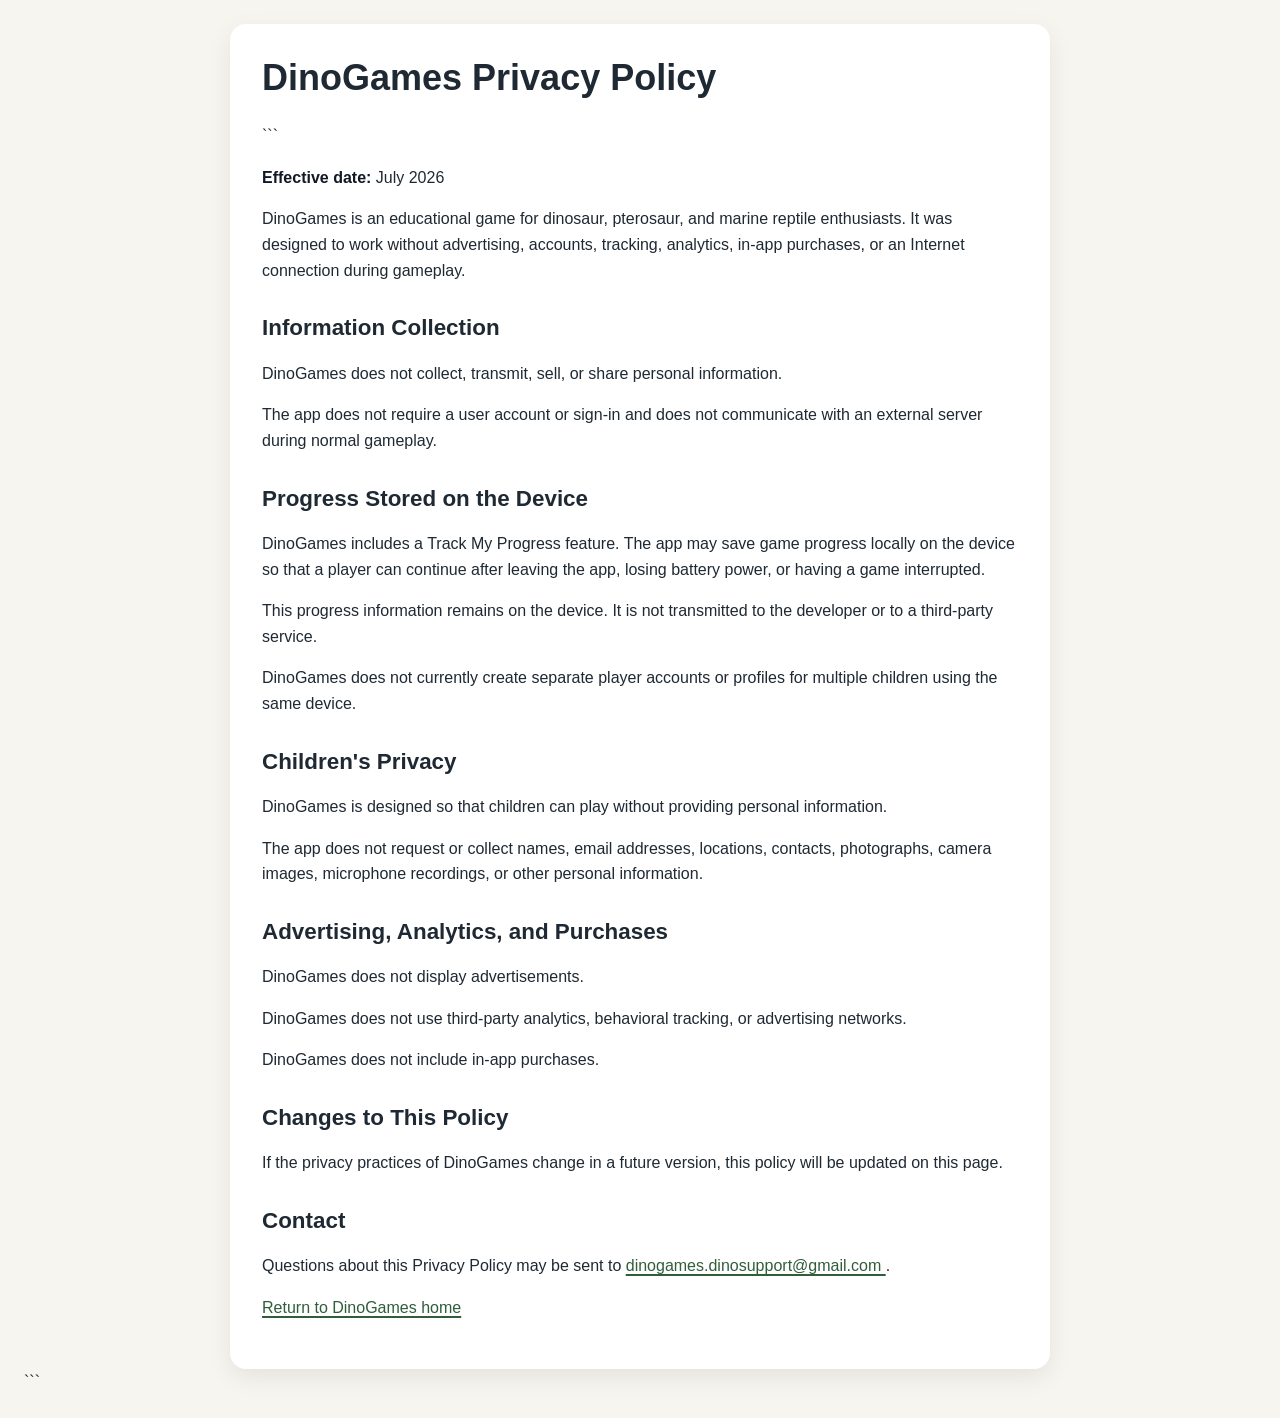
<file: privacy.html>
<!DOCTYPE html>

<html lang="en">
<head>
    <meta charset="UTF-8">
    <meta name="viewport" content="width=device-width, initial-scale=1.0">
    <title>DinoGames Privacy Policy</title>
    <link rel="stylesheet" href="style.css">
</head>
<body>
    <main>
        <h1>DinoGames Privacy Policy</h1>

```
    <p><strong>Effective date:</strong> July 2026</p>

    <p>
        DinoGames is an educational game for dinosaur, pterosaur, and marine reptile
        enthusiasts. It was designed to work without advertising, accounts, tracking,
        analytics, in-app purchases, or an Internet connection during gameplay.
    </p>

    <h2>Information Collection</h2>

    <p>
        DinoGames does not collect, transmit, sell, or share personal information.
    </p>

    <p>
        The app does not require a user account or sign-in and does not communicate
        with an external server during normal gameplay.
    </p>

    <h2>Progress Stored on the Device</h2>

    <p>
        DinoGames includes a Track My Progress feature. The app may save game progress
        locally on the device so that a player can continue after leaving the app,
        losing battery power, or having a game interrupted.
    </p>

    <p>
        This progress information remains on the device. It is not transmitted to the
        developer or to a third-party service.
    </p>

    <p>
        DinoGames does not currently create separate player accounts or profiles for
        multiple children using the same device.
    </p>

    <h2>Children's Privacy</h2>

    <p>
        DinoGames is designed so that children can play without providing personal
        information.
    </p>

    <p>
        The app does not request or collect names, email addresses, locations, contacts,
        photographs, camera images, microphone recordings, or other personal information.
    </p>

    <h2>Advertising, Analytics, and Purchases</h2>

    <p>DinoGames does not display advertisements.</p>

    <p>
        DinoGames does not use third-party analytics, behavioral tracking, or advertising
        networks.
    </p>

    <p>DinoGames does not include in-app purchases.</p>

    <h2>Changes to This Policy</h2>

    <p>
        If the privacy practices of DinoGames change in a future version, this policy
        will be updated on this page.
    </p>

    <h2>Contact</h2>

    <p>
        Questions about this Privacy Policy may be sent to
        <a href="mailto:dinogames.dinosupport@gmail.com">
            dinogames.dinosupport@gmail.com
        </a>.
    </p>

    <p><a href="index.html">Return to DinoGames home</a></p>
</main>
```

</body>
</html>
</file>
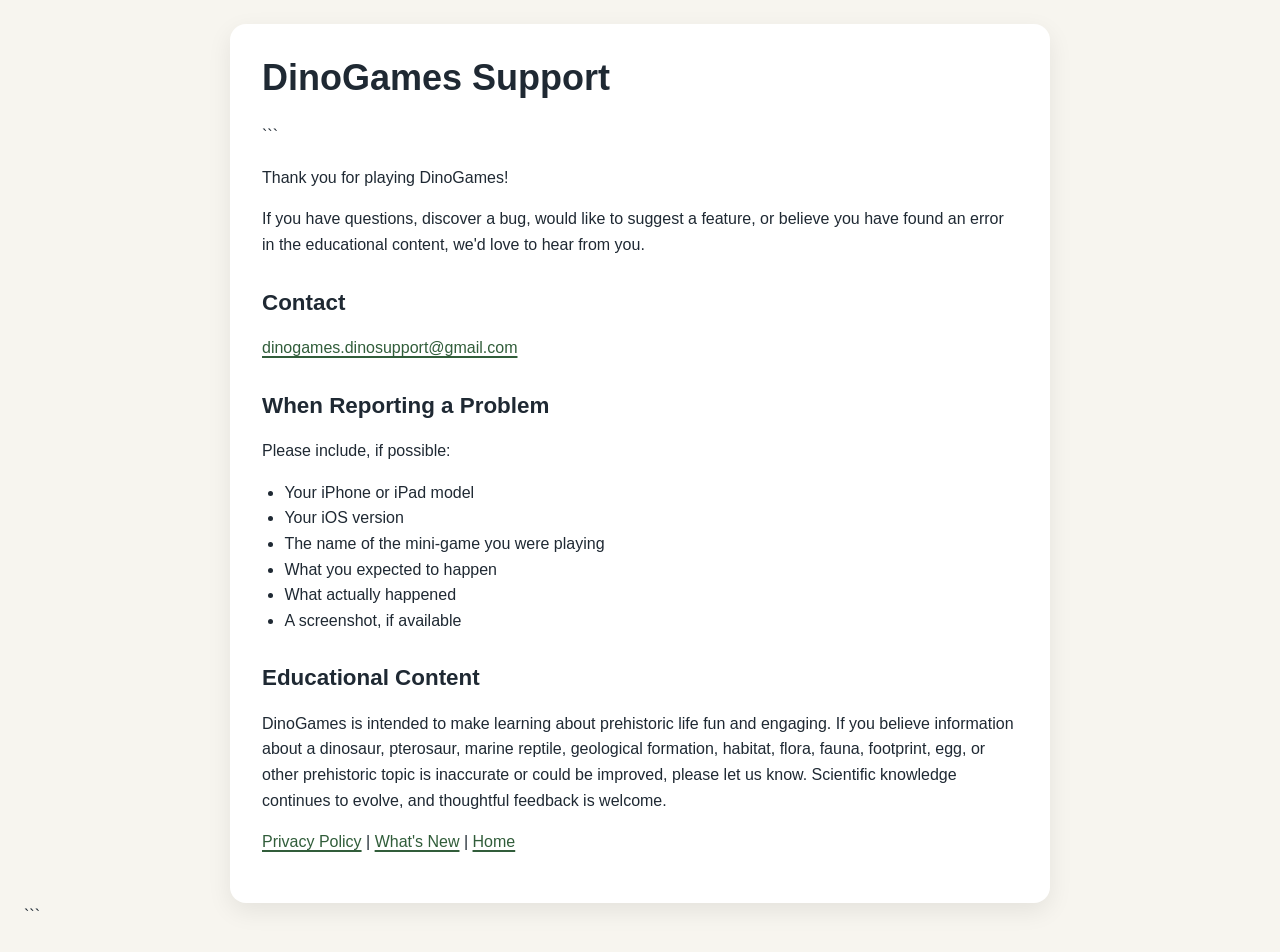
<file: support.html>
<!DOCTYPE html>

<html lang="en">
<head>
    <meta charset="UTF-8">
    <meta name="viewport" content="width=device-width, initial-scale=1.0">
    <title>DinoGames Support</title>
    <link rel="stylesheet" href="style.css">
</head>
<body>
    <main>
        <h1>DinoGames Support</h1>

```
    <p>
        Thank you for playing DinoGames!
    </p>

    <p>
        If you have questions, discover a bug, would like to suggest a feature,
        or believe you have found an error in the educational content,
        we'd love to hear from you.
    </p>

    <h2>Contact</h2>

    <p>
        <a href="mailto:dinogames.dinosupport@gmail.com">
            dinogames.dinosupport@gmail.com
        </a>
    </p>

    <h2>When Reporting a Problem</h2>

    <p>Please include, if possible:</p>

    <ul>
        <li>Your iPhone or iPad model</li>
        <li>Your iOS version</li>
        <li>The name of the mini-game you were playing</li>
        <li>What you expected to happen</li>
        <li>What actually happened</li>
        <li>A screenshot, if available</li>
    </ul>

    <h2>Educational Content</h2>

    <p>
        DinoGames is intended to make learning about prehistoric life fun and engaging.
        If you believe information about a dinosaur, pterosaur, marine reptile,
        geological formation, habitat, flora, fauna, footprint, egg, or other
        prehistoric topic is inaccurate or could be improved, please let us know.
        Scientific knowledge continues to evolve, and thoughtful feedback is welcome.
    </p>

    <p>
        <a href="privacy.html">Privacy Policy</a> |
        <a href="updates.html">What's New</a> |
        <a href="index.html">Home</a>
    </p>
</main>
```

</body>
</html>
</file>
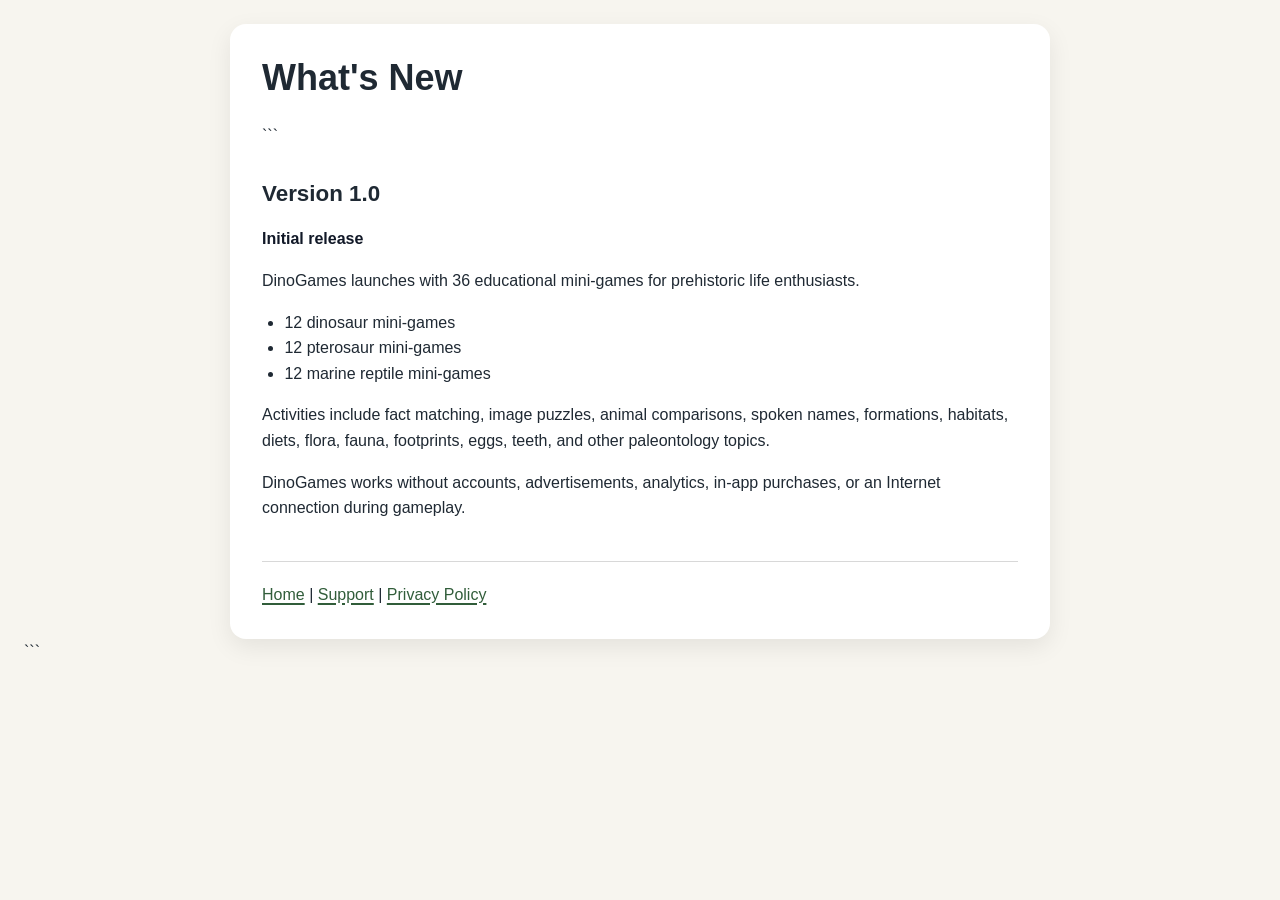
<file: updates.html>
<!DOCTYPE html>

<html lang="en">
<head>
    <meta charset="UTF-8">
    <meta name="viewport" content="width=device-width, initial-scale=1.0">
    <title>DinoGames — What's New</title>
    <link rel="stylesheet" href="style.css">
</head>
<body>
    <main>
        <h1>What's New</h1>

```
    <section>
        <h2>Version 1.0</h2>
        <p><strong>Initial release</strong></p>

        <p>
            DinoGames launches with 36 educational mini-games for prehistoric life enthusiasts.
        </p>

        <ul>
            <li>12 dinosaur mini-games</li>
            <li>12 pterosaur mini-games</li>
            <li>12 marine reptile mini-games</li>
        </ul>

        <p>
            Activities include fact matching, image puzzles, animal comparisons,
            spoken names, formations, habitats, diets, flora, fauna, footprints,
            eggs, teeth, and other paleontology topics.
        </p>

        <p>
            DinoGames works without accounts, advertisements, analytics,
            in-app purchases, or an Internet connection during gameplay.
        </p>
    </section>

    <nav aria-label="Site navigation">
        <a href="index.html">Home</a> |
        <a href="support.html">Support</a> |
        <a href="privacy.html">Privacy Policy</a>
    </nav>
</main>
```

</body>
</html>
</file>
<file: style.css>
:root {
    font-family: -apple-system, BlinkMacSystemFont, "Segoe UI", sans-serif;
    color: #1f2933;
    background: #f7f5ef;
    line-height: 1.6;
}

* {
    box-sizing: border-box;
}

body {
    margin: 0;
    padding: 24px;
}

main {
    max-width: 820px;
    margin: 0 auto;
    padding: 32px;
    background: #ffffff;
    border-radius: 16px;
    box-shadow: 0 8px 24px rgba(0, 0, 0, 0.08);
}

h1,
h2,
h3 {
    line-height: 1.2;
}

h1 {
    margin-top: 0;
    font-size: 2.25rem;
}

h2 {
    margin-top: 2rem;
    font-size: 1.4rem;
}

h3 {
    margin-top: 2rem;
    font-size: 1.1rem;
    text-align: center;
    color: #315d3a;
}

p,
li {
    font-size: 1rem;
}

ul {
    padding-left: 1.4rem;
}

a {
    color: #315d3a;
    text-decoration-thickness: 2px;
    text-underline-offset: 3px;
}

a:hover,
a:focus {
    text-decoration: none;
}

nav {
    margin-top: 2.5rem;
    padding-top: 1.25rem;
    border-top: 1px solid #d8d8d8;
}

img {
    display: block;
    max-width: 100%;
    height: auto;
    margin: 1.5rem auto;
    border-radius: 12px;
}

.app-icon {
    width: 180px;
}

section {
    margin-bottom: 2rem;
}

strong {
    color: #111827;
}

/* Phone screenshot rows: flexible, wraps on narrow screens,
   and each image shrinks to fit instead of forcing overflow */
.phone-row {
    display: flex;
    flex-wrap: wrap;
    justify-content: center;
    align-items: flex-start;
    gap: 16px;
    margin: 1rem 0 2rem;
}

.phone-row img {
    /* Cap at 180px on desktop; shrink (never grow) on narrow viewports. */
    width: 180px;
    max-width: min(180px, calc(33.333% - 11px));
    flex: 0 1 140px;
    margin: 0;
    border-radius: 20px;
    box-shadow: 0 4px 10px rgba(0, 0, 0, 0.25);
    cursor: pointer;
}

@media (max-width: 640px) {
    body {
        padding: 12px;
    }

    main {
        padding: 22px;
        border-radius: 10px;
    }

    h1 {
        font-size: 1.8rem;
    }

    h2 {
        font-size: 1.25rem;
    }

    .phone-row {
        gap: 12px;
    }

    .phone-row img {
        max-width: calc(50% - 6px);
        flex-basis: calc(50% - 6px);
    }
}

@media (max-width: 380px) {
    .phone-row img {
        max-width: 100%;
        flex-basis: 100%;
    }
}

/* --- Tap-to-expand lightbox for screenshots --- */
.lightbox-overlay {
    position: fixed;
    inset: 0;
    background: rgba(0, 0, 0, 0.92);
    display: none;
    align-items: center;
    justify-content: center;
    z-index: 9999;
    touch-action: pinch-zoom;
}

.lightbox-overlay.active {
    display: flex;
}

.lightbox-overlay img {
    max-width: 92vw;
    max-height: 92vh;
    object-fit: contain;
    margin: 0;
    border-radius: 8px;
    box-shadow: none;
}

.lightbox-close {
    position: absolute;
    top: 16px;
    right: 16px;
    width: 40px;
    height: 40px;
    border-radius: 50%;
    background: rgba(255, 255, 255, 0.15);
    color: #fff;
    border: none;
    font-size: 22px;
    line-height: 1;
    display: flex;
    align-items: center;
    justify-content: center;
    cursor: pointer;
}
</file>
